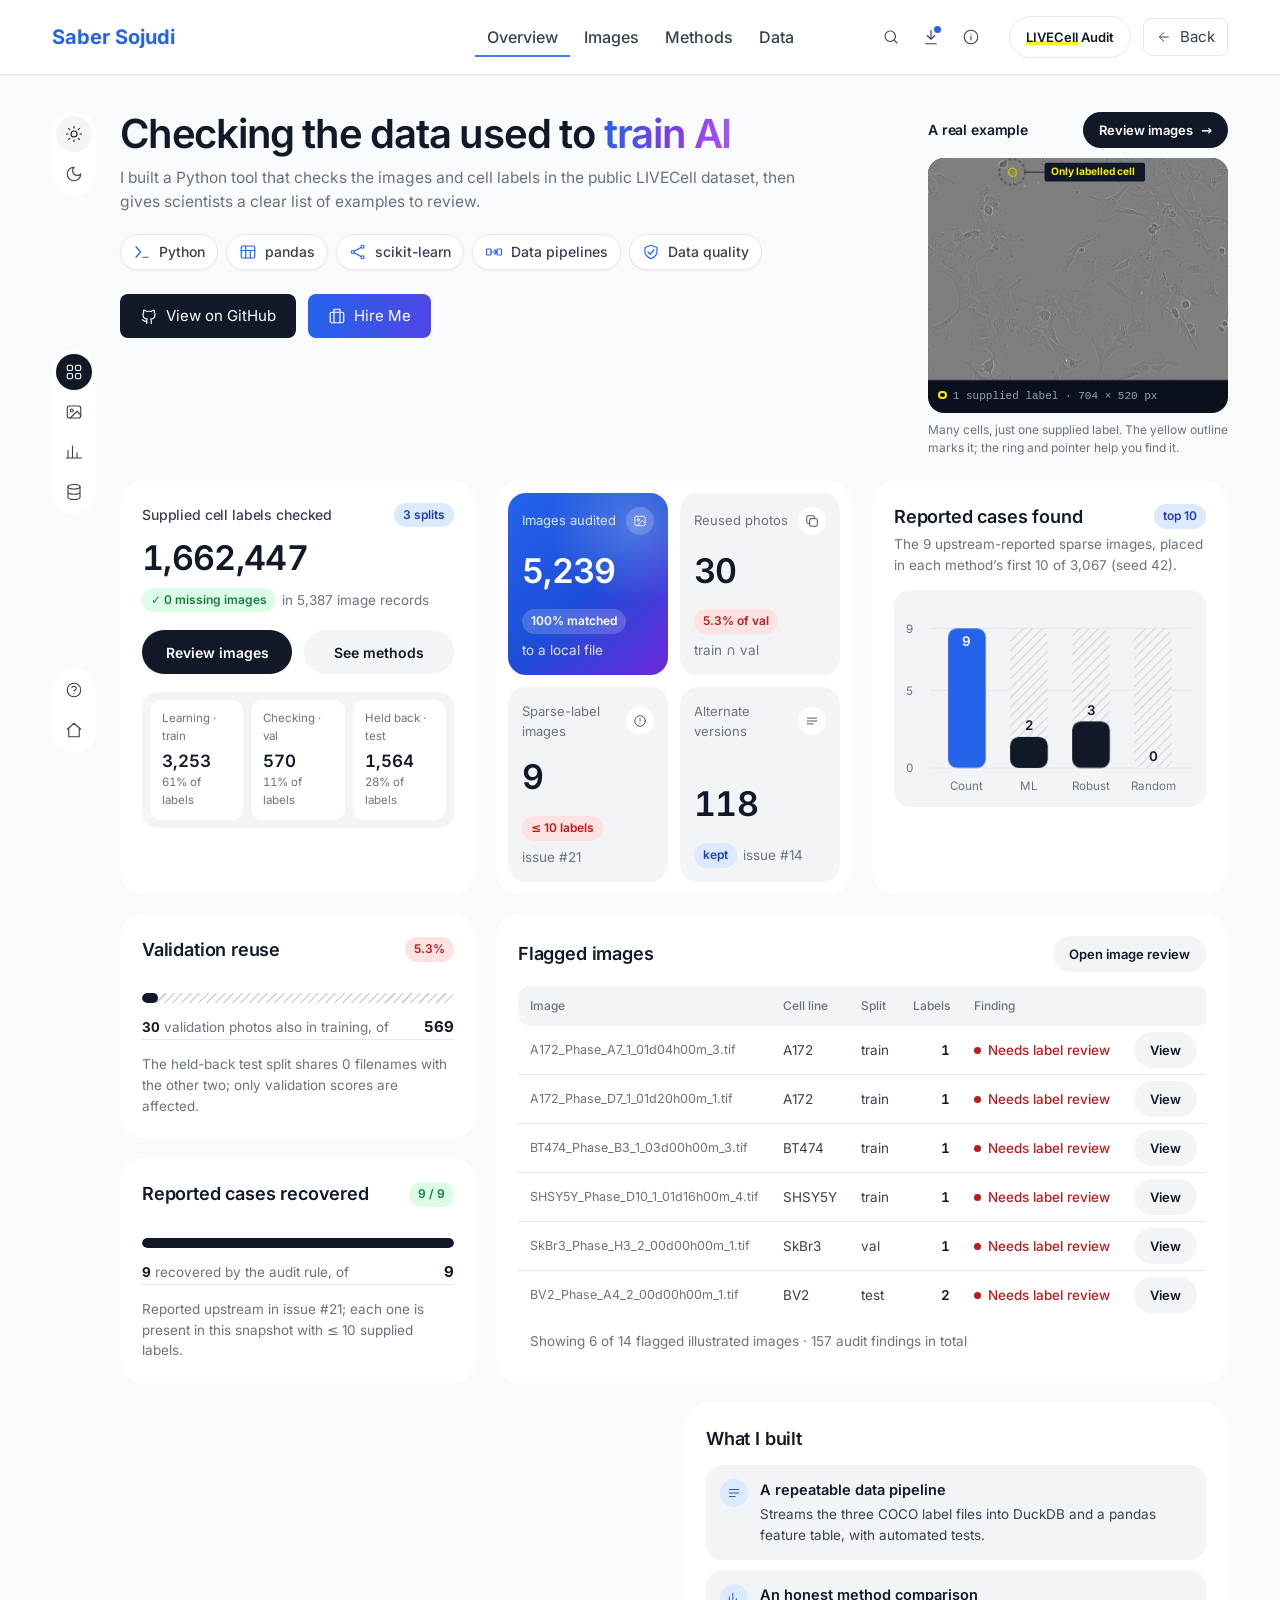
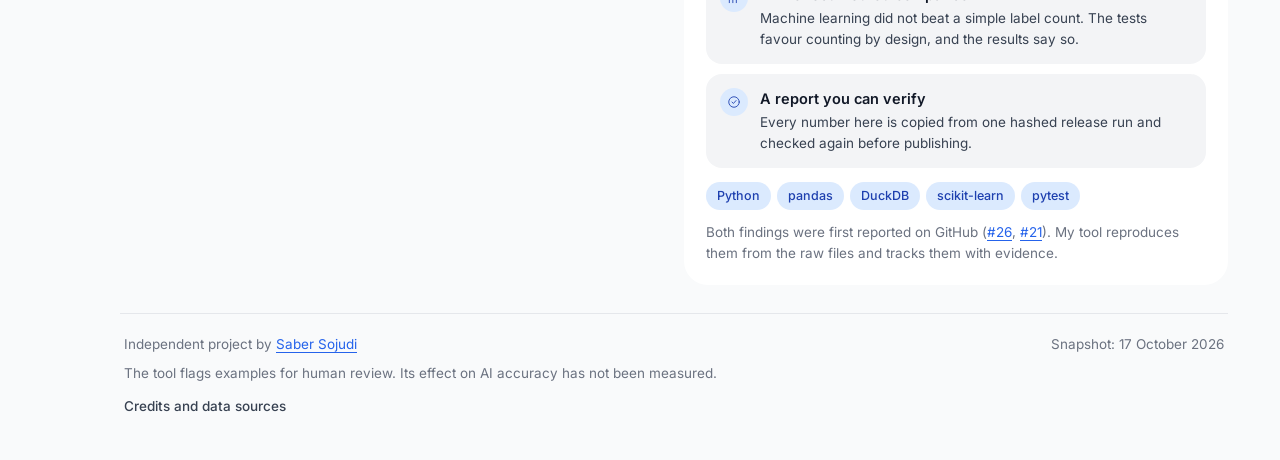
<file: web/review/index.html>
<!doctype html>
<html lang="en" data-theme="light">
<head>
<meta charset="utf-8">
<link rel="icon" href="data:image/svg+xml,%3Csvg%20xmlns%3D%22http%3A%2F%2Fwww.w3.org%2F2000%2Fsvg%22%20viewBox%3D%220%200%2032%2032%22%3E%3Crect%20width%3D%2232%22%20height%3D%2232%22%20rx%3D%228%22%20fill%3D%22%232563eb%22%2F%3E%3Ctext%20x%3D%2216%22%20y%3D%2223%22%20text-anchor%3D%22middle%22%20font-family%3D%22sans-serif%22%20font-size%3D%2224%22%20font-weight%3D%22700%22%20fill%3D%22white%22%3ES%3C%2Ftext%3E%3C%2Fsvg%3E">
<meta name="viewport" content="width=device-width,initial-scale=1,viewport-fit=cover">
<meta name="description" content="Saber Sojudi built a Python pipeline to check LIVECell images and labels, flag reused images and present clear evidence for scientific review.">
<title>LIVECell Audit — a data science project by Saber Sojudi</title>
<link rel="stylesheet" href="assets/review.css">
</head>
<body>
<a class="skip" href="#main">Skip to the dashboard</a>
<header class="topbar">
  <div class="topbar-inner">
  <a href="https://sabersojudi.com/" class="portfolio-brand">Saber Sojudi</a>
  <nav id="project-tabs" class="pill nav project-tabs" aria-label="Dashboard sections">
    <a id="tab-overview" href="#overview" data-tab="overview">Overview</a>
    <a id="tab-try-it" href="#try-it" data-tab="try-it">Images</a>
    <a id="tab-results" href="#results" data-tab="results">Methods</a>
    <a id="tab-data" href="#data" data-tab="data">Data</a>
  </nav>
  <div class="topbar-right">
    <div class="pill actions">
      <a class="icon-btn" href="#rankings" aria-label="Search the full rankings" title="Search the rankings"><svg viewBox="0 0 24 24" aria-hidden="true"><circle cx="11" cy="11" r="7"/><path d="m20 20-3.5-3.5"/></svg></a>
      <a class="icon-btn dot" href="#downloads" aria-label="Download the evidence" title="Downloads"><svg viewBox="0 0 24 24" aria-hidden="true"><path d="M12 3v12M7 10l5 5 5-5M5 21h14"/></svg></a>
      <a class="icon-btn" href="#technical" aria-label="Technical details and sources" title="Sources"><svg viewBox="0 0 24 24" aria-hidden="true"><circle cx="12" cy="12" r="9"/><path d="M12 8h.01M12 11v5"/></svg></a>
    </div>
    <a href="#overview" class="pill logo" aria-label="LIVECell Audit, overview" title="Independent project using the public LIVECell dataset">
      <span class="wordmark"><span class="highlight">LIVECell</span> Audit</span>
    </a>
    <a class="portfolio-back" href="https://sabersojudi.com/" title="Back to main page">
      <svg viewBox="0 0 24 24" aria-hidden="true"><path d="m12 5-7 7 7 7M5 12h14"/></svg><span>Back</span>
    </a>
  </div>
  </div>
</header>

<div class="shell">
<div class="body">
<aside class="rail" aria-label="Quick navigation">
  <div class="group" role="group" aria-label="Appearance">
    <button class="icon-btn" type="button" data-theme-set="light" aria-label="Light appearance" title="Light"><svg viewBox="0 0 24 24" aria-hidden="true"><circle cx="12" cy="12" r="4"/><path d="M12 2v2M12 20v2M4.9 4.9l1.4 1.4M17.7 17.7l1.4 1.4M2 12h2M20 12h2M4.9 19.1l1.4-1.4M17.7 6.3l1.4-1.4"/></svg></button>
    <button class="icon-btn" type="button" data-theme-set="dark" aria-label="Dark appearance" title="Dark"><svg viewBox="0 0 24 24" aria-hidden="true"><path d="M12 3a6 6 0 0 0 9 9 9 9 0 1 1-9-9Z"/></svg></button>
  </div>
  <nav class="group main" aria-label="Sections">
    <a class="icon-btn" href="#overview" data-rail="overview" aria-label="Overview" title="Overview"><svg viewBox="0 0 24 24" aria-hidden="true"><rect x="3" y="3" width="7" height="7" rx="2"/><rect x="14" y="3" width="7" height="7" rx="2"/><rect x="3" y="14" width="7" height="7" rx="2"/><rect x="14" y="14" width="7" height="7" rx="2"/></svg></a>
    <a class="icon-btn" href="#try-it" data-rail="try-it" aria-label="Image review" title="Images"><svg viewBox="0 0 24 24" aria-hidden="true"><rect x="3" y="4" width="18" height="16" rx="3"/><circle cx="9" cy="10" r="2"/><path d="m21 16-5-5-9 9"/></svg></a>
    <a class="icon-btn" href="#results" data-rail="results" aria-label="Method comparison" title="Methods"><svg viewBox="0 0 24 24" aria-hidden="true"><path d="M4 20V10M10 20V4M16 20v-7M22 20H2"/></svg></a>
    <a class="icon-btn" href="#data" data-rail="data" aria-label="Rankings and sources" title="Data"><svg viewBox="0 0 24 24" aria-hidden="true"><ellipse cx="12" cy="5" rx="8" ry="3"/><path d="M4 5v14c0 1.7 3.6 3 8 3s8-1.3 8-3V5M4 12c0 1.7 3.6 3 8 3s8-1.3 8-3"/></svg></a>
  </nav>
  <div class="group" role="group" aria-label="More">
    <a class="icon-btn" href="#glossary" aria-label="Plain-language glossary" title="Glossary"><svg viewBox="0 0 24 24" aria-hidden="true"><circle cx="12" cy="12" r="9"/><path d="M9.1 9a3 3 0 0 1 5.8 1c0 2-3 3-3 3M12 17h.01"/></svg></a>
    <a class="icon-btn" href="https://sabersojudi.com/" aria-label="Back to the portfolio" title="Portfolio"><svg viewBox="0 0 24 24" aria-hidden="true"><path d="M3 11 12 3l9 8M5 9.5V21h14V9.5"/></svg></a>
  </div>
</aside>

<main id="main">
<!-- ============================================================ OVERVIEW -->
<div id="overview" class="project-panel" data-tab-panel="overview">
  <div class="page-head overview-intro" id="start">
    <div>
      <h1 class="reveal" id="page-title">Checking the data used to <span class="gradient-text">train AI</span></h1>
      <p class="sub reveal">I built a Python tool that checks the images and cell labels in the public LIVECell dataset, then gives scientists a clear list of examples to review.</p>
      <ul class="project-skills reveal" aria-label="Skills demonstrated in this project">
        <li title="Python command-line tools for the complete audit and release pipeline"><svg viewBox="0 0 24 24" aria-hidden="true"><path d="m4 5 6 7-6 7M13 19h7"/></svg>Python</li>
        <li title="pandas feature tables and cell-line summaries"><svg viewBox="0 0 24 24" aria-hidden="true"><rect x="3" y="4" width="18" height="16" rx="2"/><path d="M3 10h18M9 4v16M15 10v10"/></svg>pandas</li>
        <li title="Isolation Forest ranking compared with statistical and low-count baselines"><svg viewBox="0 0 24 24" aria-hidden="true"><circle cx="5" cy="12" r="2"/><circle cx="18" cy="5" r="2"/><circle cx="18" cy="19" r="2"/><path d="m7 11 9-5M7 13l9 5"/></svg>scikit-learn</li>
        <li title="Repeatable stages from raw annotation files to a verified report"><svg viewBox="0 0 24 24" aria-hidden="true"><rect x="2" y="8" width="6" height="8" rx="1"/><rect x="16" y="8" width="6" height="8" rx="1"/><path d="M8 12h8m-3-3 3 3-3 3"/></svg>Data pipelines</li>
        <li title="Checks for missing files, reused images, alternate records and sparse labels"><svg viewBox="0 0 24 24" aria-hidden="true"><path d="m12 3 8 3v6c0 5-8 9-8 9s-8-4-8-9V6l8-3Z"/><path d="m8 12 3 3 5-6"/></svg>Data quality</li>
      </ul>
      <div class="project-actions reveal">
        <a class="btn project-source" href="https://github.com/sabers13/livecell-audit" target="_blank" rel="noopener"><svg viewBox="0 0 24 24" aria-hidden="true"><path d="M9 19c-4 1-4-2-6-2m12 5v-4c0-1-.4-2-1-2 3 0 6-2 6-6 0-1-.4-2-1-3 0-1 0-2-.2-3-2 0-3 1-4 2a13 13 0 0 0-6 0C8 5 7 4 5 4c-.2 1-.2 2 0 3-1 1-1 2-1 3 0 4 3 6 6 6-.6 0-1 1-1 2v4"/></svg>View on GitHub</a>
        <a class="btn project-contact" href="https://sabersojudi.com/#contact"><svg viewBox="0 0 24 24" aria-hidden="true"><rect x="3" y="7" width="18" height="14" rx="2"/><path d="M8 7V3h8v4M8 7v14M16 7v14"/></svg>Hire Me</a>
      </div>
    </div>
    <section class="hero-example reveal" aria-labelledby="ov-example-title">
      <div class="card-h"><h2 id="ov-example-title">A real example</h2><a class="btn btn-small btn-primary" href="#try-it">Review images <span aria-hidden="true">→</span></a></div>
      <figure class="first-example">
        <div class="specimen" id="intro-specimen">
          <div class="image-overlay">
            <img src="assets/guided-sparse.png" alt="A real LIVECell microscope image with many visible cells. Only one cell has a supplied label, outlined in yellow." width="704" height="520">
            <svg id="intro-overlay" viewBox="0 0 704 520" role="img" aria-label="The one supplied cell label, with a ring and pointer to help locate it.">
              <title>The one supplied cell label</title>
              <polygon class="mark" points="205.72,26.6 200.22,22.93 192.88,23.84 189.21,28.43 187.38,34.85 192.88,41.27 197.47,43.1 202.05,43.1 203.89,43.1 207.56,38.52 207.56,33.02" fill="#ffed00" fill-opacity=".22" stroke="#ffed00" stroke-width="2.4"/>
              <circle class="locator-ring" cx="198" cy="33" r="28" fill="none" stroke="#0f172a" stroke-opacity=".55" stroke-width="3" stroke-dasharray="7 5"/>
              <path class="locator-line" d="M226 33H275" stroke="#0f172a" stroke-width="2"/>
              <g class="locator-callout"><rect x="275" y="10" width="236" height="44" rx="6" fill="#0f172a"/><text x="289" y="40" fill="#ffed00" font-size="24">Only labelled cell</text></g>
            </svg>
          </div>
          <p class="readout"><span class="sr-only" id="intro-readout-file">A172_Phase_A7_1_01d04h00m_3.tif</span><span class="readout-muted"><span class="legend-swatch" aria-hidden="true"></span><span id="intro-readout-count">1 supplied label</span> · 704 × 520 px</span></p>
        </div>
        <figcaption>Many cells, just one supplied label. The yellow outline marks it; the ring and pointer help you find it.</figcaption>
      </figure>
    </section>
  </div>

  <div class="grid">
    <section class="card c4 reveal" aria-labelledby="ov-labels-title">
      <div class="card-h"><h2 id="ov-labels-title" class="card-kicker">Supplied cell labels checked</h2><span class="chip neutral">3 splits</span></div>
      <p class="big num" id="ov-labels" data-count="1662447">1,662,447</p>
      <p class="chip-line"><span class="chip up" id="ov-files-chip">✓ 0 missing images</span> <span class="muted" id="ov-labels-note">in 5,387 image records</span></p>
      <div class="row2">
        <a class="btn btn-primary" href="#try-it">Review images</a>
        <a class="btn btn-secondary" href="#results">See methods</a>
      </div>
      <div class="inset split-tiles" id="ov-splits" role="list" aria-label="Image records per split"></div>
    </section>

    <section class="card c4 kpis-card reveal" aria-label="Key indicators">
      <div class="kpis">
        <div class="tile hero">
          <div class="top">Images audited<span class="ico" aria-hidden="true"><svg viewBox="0 0 24 24"><rect x="3" y="4" width="18" height="16" rx="3"/><circle cx="9" cy="10" r="2"/><path d="m21 16-5-5-9 9"/></svg></span></div>
          <p class="kpi-val num"><span id="intro-coverage" data-count="5239">5,239</span></p>
          <p class="chip-line"><span class="chip" id="kpi-coverage-chip">100% matched</span> <span class="muted">to a local file</span></p>
        </div>
        <div class="tile">
          <div class="top">Reused photos<span class="ico" aria-hidden="true"><svg viewBox="0 0 24 24"><rect x="8" y="8" width="13" height="13" rx="2"/><path d="M16 8V5a2 2 0 0 0-2-2H5a2 2 0 0 0-2 2v9a2 2 0 0 0 2 2h3"/></svg></span></div>
          <p class="kpi-val num"><span id="intro-overlap" data-count="30">30</span></p>
          <p class="chip-line"><span class="chip down" id="kpi-overlap-chip">5.3% of val</span> <span class="muted">train ∩ val</span></p>
        </div>
        <div class="tile">
          <div class="top">Sparse-label images<span class="ico" aria-hidden="true"><svg viewBox="0 0 24 24"><circle cx="12" cy="12" r="9"/><path d="M12 8v4M12 16h.01"/></svg></span></div>
          <p class="kpi-val num"><span id="intro-sparse" data-count="9">9</span></p>
          <p class="chip-line"><span class="chip down" id="kpi-sparse-chip">≤ 10 labels</span> <span class="muted">issue #21</span></p>
        </div>
        <div class="tile">
          <div class="top">Alternate versions<span class="ico" aria-hidden="true"><svg viewBox="0 0 24 24"><path d="M4 7h16M4 12h16M4 17h10"/></svg></span></div>
          <p class="kpi-val num"><span id="kpi-alternate" data-count="118">118</span></p>
          <p class="chip-line"><span class="chip neutral">kept</span> <span class="muted">issue #14</span></p>
        </div>
      </div>
    </section>

    <section class="card c4 reveal" aria-labelledby="ov-chart-title">
      <div class="card-h tight"><h2 id="ov-chart-title">Reported cases found</h2><span class="chip neutral" id="ov-chart-meta">top 10</span></div>
      <p class="muted card-sub" id="ov-chart-sub">The nine upstream-reported sparse images, placed in each method’s first 10 of 3,067.</p>
      <div class="inset chart" id="ov-chart"></div>
    </section>

    <div class="c4 stack">
      <section class="card reveal" aria-labelledby="ov-leak-title">
        <div class="card-h"><h2 id="ov-leak-title">Validation reuse</h2><span class="chip down" id="ov-leak-chip">5.3%</span></div>
        <div class="bar" id="ov-leak-bar" role="img" aria-label="30 of 569 validation photos also appear in training"><i data-pct="5.3"></i></div>
        <div class="split"><span class="muted"><b class="num" id="ov-leak-n">30</b> validation photos also in training, of</span><b class="num" id="ov-leak-d">569</b></div>
        <p class="muted card-note" id="ov-leak-note">The held-back test split shares 0 filenames with the other two; only validation scores are affected.</p>
      </section>
      <section class="card reveal" aria-labelledby="ov-rec-title">
        <div class="card-h"><h2 id="ov-rec-title">Reported cases recovered</h2><span class="chip up" id="ov-rec-chip">9 / 9</span></div>
        <div class="bar" id="ov-rec-bar" role="img" aria-label="9 of 9 reported sparse-label images recovered"><i data-pct="100"></i></div>
        <div class="split"><span class="muted"><b class="num" id="ov-rec-n">9</b> recovered by the audit rule, of</span><b class="num" id="ov-rec-d">9</b></div>
        <p class="muted card-note" id="ov-rec-note">Reported upstream in issue #21; each one is present in this snapshot with ≤ 10 supplied labels.</p>
      </section>
    </div>

    <section class="card c8 reveal" aria-labelledby="ov-table-title">
      <div class="card-h"><h2 id="ov-table-title">Flagged images</h2><a class="btn btn-small btn-secondary" href="#try-it">Open image review</a></div>
      <div class="table-wrap plain">
        <table id="ov-flagged"><caption class="sr-only">Images flagged by the audit, with their cell line, split, supplied label count and finding.</caption></table>
      </div>
    </section>

    <section id="overview-examples" class="card c6 overview-examples reveal" aria-labelledby="overview-examples-title">
      <div class="card-h"><h2 id="overview-examples-title">Two examples in detail</h2></div>
      <div class="segmented overview-case-switch" role="group" aria-label="Choose an overview example">
        <button type="button" data-overview-case="shared" aria-pressed="true" aria-controls="overview-shared-case">Same image in two groups</button>
        <button type="button" data-overview-case="sparse" aria-pressed="false" aria-controls="overview-sparse-case">Very few labelled cells</button>
      </div>
      <p id="overview-case-status" class="sr-only" role="status" aria-live="polite"></p>
      <article id="overview-shared-case" class="overview-case" aria-label="Same image in two groups">
        <div class="overview-visual"><div class="overview-photo-grid">
          <figure><div class="specimen"><div class="image-overlay">
            <img src="assets/guided-shared.png" alt="Huh7 microscope photo in the training group." width="704" height="520">
            <img class="label-layer" src="previews/guided_train_795492.labels.png" alt="68 supplied training labels." width="704" height="520">
          </div></div><figcaption>Training · 68 labels</figcaption></figure>
          <figure><div class="specimen"><div class="image-overlay">
            <img src="assets/guided-shared.png" alt="The same Huh7 photo in the validation group." width="704" height="520">
            <img class="label-layer" src="previews/guided_val_1037410.labels.png" alt="83 supplied validation labels." width="704" height="520">
          </div></div><figcaption>Validation · 83 labels</figcaption></figure>
        </div></div>
        <p><strong>30 photos appear in both groups.</strong> The same photo has different versions of its labels. Familiar examples can make evaluation less reliable.</p>
      </article>
      <article id="overview-sparse-case" class="overview-case" aria-label="Very few labelled cells" hidden>
        <div class="overview-visual"><figure class="overview-single-photo"><div class="specimen"><div class="image-overlay">
          <img src="assets/guided-sparse.png" alt="Many visible A172 cells, with only one supplied cell label." width="704" height="520">
          <svg id="overview-sparse-overlay" viewBox="0 0 704 520" role="img" aria-label="The one supplied label in yellow, with a ring and pointer to locate it."></svg>
        </div></div><figcaption>Many cells · 1 supplied label</figcaption></figure></div>
        <p><strong>9 reported images have ten or fewer labels.</strong> Review them before using them as training examples; a low count alone does not prove an error.</p>
      </article>
      <a class="btn btn-small btn-secondary" id="overview-case-detail" href="#case-studies">Explore this example <span aria-hidden="true">→</span></a>
    </section>

    <section id="work" class="card c6 reveal" aria-labelledby="work-title">
      <div class="card-h"><h2 id="work-title">What I built</h2></div>
      <ul class="work-list">
        <li class="inset"><span class="ico" aria-hidden="true"><svg viewBox="0 0 24 24"><path d="M4 6h16M4 12h16M4 18h10"/></svg></span><span><strong>A repeatable data pipeline</strong><span>Streams the three COCO label files into DuckDB and a pandas feature table, with automated tests.</span></span></li>
        <li class="inset"><span class="ico" aria-hidden="true"><svg viewBox="0 0 24 24"><path d="M4 20V10M10 20V4M16 20v-7"/></svg></span><span><strong>An honest method comparison</strong><span>Machine learning did not beat a simple label count. The tests favour counting by design, and the results say so.</span></span></li>
        <li class="inset"><span class="ico" aria-hidden="true"><svg viewBox="0 0 24 24"><circle cx="12" cy="12" r="9"/><path d="m8.5 12 2.5 2.5 4.5-5"/></svg></span><span><strong>A report you can verify</strong><span>Every number here is copied from one hashed release run and checked again before publishing.</span></span></li>
      </ul>
      <p class="skills" aria-label="Skills used"><span>Python</span><span>pandas</span><span>DuckDB</span><span>scikit-learn</span><span>pytest</span></p>
      <p class="muted">Both findings were first reported on GitHub (<a href="https://github.com/sartorius-research/LIVECell/issues/26" target="_blank" rel="noopener">#26</a>, <a href="https://github.com/sartorius-research/LIVECell/issues/21" target="_blank" rel="noopener">#21</a>). My tool reproduces them from the raw files and tracks them with evidence.</p>
    </section>
  </div>
</div>

<!-- ============================================================== IMAGES -->
<div id="try-it" class="project-panel" data-tab-panel="try-it">
  <div class="page-head">
    <div>
      <h1 class="reveal" id="browse-title">Image review</h1>
      <p class="sub reveal">Pick an image and show or hide its cell labels. Flagged images come first, then comparison images.</p>
    </div>
  </div>
  <div class="grid">
    <section id="browse" class="card c12 try-review reveal" aria-labelledby="browse-title">
      <div class="try-controls" role="group" aria-label="Try reviewing an image">
        <div class="control">
          <label for="try-example">Choose an image</label>
          <select id="try-example"></select>
        </div>
        <button id="try-next" class="btn btn-primary" type="button">Next image <span class="arrow" aria-hidden="true">→</span></button>
        <label class="check-label"><input id="browse-overlay" class="switch" type="checkbox" role="switch" checked> Show cell labels</label>
      </div>
      <p id="try-progress" class="count" role="status" aria-live="polite"></p>
      <article id="detail" class="detail" aria-live="polite" aria-labelledby="detail-title">
        <h3 id="detail-title">Select an example</h3>
        <p>Choose an example from the list above to see its image, evidence and recommended review action.</p>
      </article>

      <details id="browse-filters" class="details">
        <summary>Search and filter all examples</summary>
        <div class="content">
          <p class="preview" id="preview-status">Verified dataset snapshot · 17 October 2026</p>
          <p id="browse-intro">Loading the illustrated example selection&hellip;</p>
          <div class="controls" role="group" aria-label="Filter and order the illustrated examples">
            <div class="control">
              <label for="browse-search">Search by filename</label>
              <input id="browse-search" type="search" placeholder="e.g. A172_Phase" autocomplete="off">
            </div>
            <div class="control">
              <label for="browse-finding">Finding type</label>
              <select id="browse-finding"><option value="">All findings</option></select>
            </div>
            <div class="control">
              <label for="browse-cell-line">Cell line</label>
              <select id="browse-cell-line"><option value="">All cell lines</option></select>
            </div>
            <div class="control">
              <label for="browse-split">Split</label>
              <select id="browse-split">
                <option value="">All splits</option>
                <option value="train">train (learning)</option>
                <option value="val">val (checking)</option>
                <option value="test">test (held back)</option>
              </select>
            </div>
            <div class="control">
              <label for="browse-method">Order by method</label>
              <select id="browse-method"></select>
            </div>
            <div class="control">
              <label for="browse-budget">Review budget</label>
              <select id="browse-budget"></select>
            </div>
          </div>
          <p id="browse-count" class="count" role="status" aria-live="polite">Loading&hellip;</p>
          <div class="browse-layout">
            <div class="browse-list" role="group" aria-label="Illustrated examples, as a list of buttons" id="browse-list"></div>
            <div class="browse-pager">
              <button id="browse-prev" class="btn btn-small btn-secondary" type="button">Previous</button>
              <span id="browse-page" class="page-label">Page 1 of 1</span>
              <button id="browse-next" class="btn btn-small btn-secondary" type="button">Next</button>
            </div>
          </div>
        </div>
      </details>
    </section>


    <section id="case-studies" class="card c12 reveal" aria-labelledby="examples-title">
      <div class="card-h"><h2 id="examples-title">Two examples in detail</h2></div>
      <p class="muted card-sub">Each one shows what was found, why it matters, what is uncertain, and what a person should do next.</p>
      <div class="segmented" role="group" aria-label="Choose a finding to explore">
        <button id="guided-shared-button" type="button" aria-pressed="true" aria-controls="guided-shared-panel">Same image in two groups<span id="guided-shared-selected" class="sr-only">, viewing</span></button>
        <button id="guided-sparse-button" type="button" aria-pressed="false" aria-controls="guided-sparse-panel">Very few labelled cells<span id="guided-sparse-selected" class="sr-only" hidden>, viewing</span></button>
      </div>
      <p id="guided-status" class="sr-only" role="status" aria-live="polite"></p>

      <article id="guided-shared-panel" aria-labelledby="guided-shared-title">
        <div class="finding-head">
          <span class="chip down">Confirmed overlap</span>
          <h3 id="guided-shared-title">30 image filenames appear in both the learning and the checking groups</h3>
          <p>A fair check should use images the model has not already learned from.</p>
        </div>
        <div class="photo-pair">
          <figure class="photo-panel">
            <div class="specimen"><div class="image-overlay">
              <img src="assets/guided-shared.png" alt="A Huh7 cell image from the learning group." width="704" height="520">
              <img id="guided-train-labels" class="label-layer" alt="" width="704" height="520" hidden>
            </div><p class="readout"><span>Learning group</span><span class="readout-muted" id="guided-train-readout">training split</span></p></div>
            <figcaption class="caption"><strong>Images the model learns from</strong><span>Researchers call this the training split.</span></figcaption>
          </figure>
          <figure class="photo-panel">
            <div class="specimen"><div class="image-overlay">
              <img src="assets/guided-shared.png" alt="The same Huh7 cell image, from the checking group." width="704" height="520">
              <img id="guided-val-labels" class="label-layer" alt="" width="704" height="520" hidden>
            </div><p class="readout"><span>Checking group</span><span class="readout-muted" id="guided-val-readout">validation split</span></p></div>
            <figcaption class="caption"><strong>Images used to check its progress</strong><span>Researchers call this the validation split.</span></figcaption>
          </figure>
        </div>
        <p class="same-note">These are the same source image. It appears in both groups, each time with a different version of its cell labels.</p>
        <div class="explanation">
          <div class="inset"><h4>Why it matters</h4><p>Think of checking a student with a question they already practised. Familiar examples can make the result look better than it would on new ones.</p></div>
          <div class="inset"><h4>What needs attention</h4><p>Keep each source image in one group for this evaluation protocol, and record how the groups were chosen. Preserve the original data so the change can be checked.</p></div>
        </div>
        <p class="boundary">This overlap is called <strong>data leakage</strong>. It affects validation scores; the separate final test group had no overlapping filenames with either group. The dataset authors annotated some images twice and kept both versions (<a href="https://github.com/sartorius-research/LIVECell/issues/14" target="_blank" rel="noopener">issue #14</a>); here the two versions ended up in different groups. This project has not measured the effect on a model&rsquo;s results.</p>
        <details class="details">
          <summary>View the evidence behind this example</summary>
          <div class="content">
            <p id="guided-shared-evidence">Loading the audit record&hellip;</p>
            <p id="guided-shared-boundary"></p>
            <p><a href="downloads/audit-findings.json" download>Download the 157 audit findings</a> · <a href="https://github.com/sartorius-research/LIVECell/issues/26" target="_blank" rel="noopener">Read the original upstream report</a></p>
          </div>
        </details>
      </article>

      <article id="guided-sparse-panel" aria-labelledby="guided-sparse-title" hidden>
        <div class="finding-head">
          <span class="chip down">Needs label review</span>
          <h3 id="guided-sparse-title">Many cells are visible, but the file labels just one</h3>
          <p>The photo and its labels should tell the same story. Here, most visible cells have no supplied label.</p>
        </div>
        <div class="annotation-layout">
          <div>
            <figure>
              <div class="specimen"><div class="image-overlay">
                <img src="assets/guided-sparse.png" alt="A microscope image of an A172 culture with many visible cells. The supplied label outlines only one small cell near the top left." width="704" height="520">
                <svg id="sparse-overlay" viewBox="0 0 704 520" role="img" aria-label="The supplied cell label is outlined in yellow. A ring and pointer are viewing aids that help locate it.">
                  <title>The one supplied cell label</title>
                </svg>
              </div></div>
              <figcaption>The yellow outline is the actual supplied cell label. The ring, line and tag are viewing aids added for this page; nothing here is a cell boundary detected by this project.</figcaption>
            </figure>
            <div class="image-controls">
              <label class="check-label"><input id="show-sparse-label" class="switch" type="checkbox" role="switch" checked aria-controls="sparse-overlay" aria-describedby="sparse-overlay-status">Show the existing cell label</label>
              <p id="sparse-overlay-status" class="control-status" role="status" aria-live="polite">Showing the one labelled cell.</p>
            </div>
          </div>
          <aside class="meaning inset" aria-label="What this finding means">
            <div class="callout-number num" id="sparse-count-callout">1 labelled cell</div>
            <p id="sparse-meaning">In this image, the label file gives the model only one cell example.</p>
            <h4>Why it matters</h4>
            <p>Incomplete labels can give a model unreliable examples of what is and is not a cell.</p>
            <h4>What needs attention</h4>
            <p id="sparse-action">Review the labels before using this image.</p>
          </aside>
        </div>
        <p class="boundary">Nine previously reported images have ten or fewer labelled cells. Each needs review; a low count alone does not prove an error.</p>
        <details class="details">
          <summary>View the evidence behind this example</summary>
          <div class="content">
            <p id="guided-sparse-evidence">Loading the audit record&hellip;</p>
            <p id="guided-sparse-boundary"></p>
            <p><a href="downloads/known-cases.json" download>Download the known-case regression record</a> · <a href="https://github.com/sartorius-research/LIVECell/issues/21" target="_blank" rel="noopener">Read the original report and author response</a></p>
          </div>
        </details>
      </article>
    </section>
  </div>
</div>

<!-- ============================================================= METHODS -->
<div id="results" class="project-panel" data-tab-panel="results">
  <div class="page-head">
    <div>
      <h1 class="reveal" id="compare-title">Does machine learning help?</h1>
      <p class="sub reveal">Four ordering methods compared at the same review budget. Both tests are defined by label count, so they favour the simple counting rule by design.</p>
    </div>
  </div>
  <div class="grid">
    <section class="card c12 kpis-card reveal" aria-label="Method indicators">
      <div class="kpis four" id="methods-kpis"></div>
    </section>

    <section class="card c5 reveal" aria-labelledby="bars-title">
      <div class="card-h"><h2 id="bars-title">Reported cases inside the budget</h2></div>
      <div class="budget-row">
        <span class="control-label" id="budget-label">Review budget</span>
        <div class="segmented" role="group" aria-labelledby="budget-label" id="compare-budget-group"></div>
      </div>
      <div class="inset method-bars" id="compare-bars"></div>
      <p class="count" id="compare-budget-note"></p>
    </section>

    <section class="card c7 reveal" aria-labelledby="auc-title">
      <div class="card-h"><h2 id="auc-title">Simulated label loss</h2><span class="chip neutral">simulation</span></div>
      <p class="muted card-sub">ROC AUC when labels are removed on purpose; 0.5 is chance. Mean over seeds 7, 42 and 101.</p>
      <div class="inset method-bars" id="compare-auc"></div>
    </section>

    <section id="compare" class="card c12 reveal" aria-labelledby="compare-known-title">
      <p class="headline" id="compare-headline">Loading the measured comparison&hellip;</p>
      <h3 class="spacer-top" id="compare-known-title">Known-case regression: the nine upstream-reported sparse-label images</h3>
      <p id="compare-known-intro" class="muted"></p>
      <div class="table-wrap">
        <table id="compare-known-table"><caption>How many of the nine reported cases each method placed inside the budget. Denominator is nine, not every mislabelled image in the dataset.</caption></table>
      </div>
      <h3 class="spacer-top">Simulated annotation loss: what each method does when labels are removed on purpose</h3>
      <p id="compare-synthetic-intro" class="muted"></p>
      <div class="table-wrap">
        <table id="compare-synthetic-table"><caption>Precision@K and ROC AUC measured on a deliberate structured removal scenario. These are simulation numbers, not real-world error precision.</caption></table>
      </div>
      <h3 class="spacer-top">Where each reported image ranked</h3>
      <div class="table-wrap">
        <table id="compare-cases-table"><caption>Rank within the 3,067-row review pool at the default seed. Lower is a higher review priority.</caption></table>
      </div>
      <h3 class="spacer-top">The two pools, named explicitly</h3>
      <div class="table-wrap">
        <table id="compare-pools-table"></table>
      </div>
    </section>

    <section class="card c6 reveal" aria-labelledby="won-title">
      <div class="card-h"><h2 id="won-title">What won</h2><span class="chip up">count rule</span></div>
      <p id="compare-won"></p>
    </section>
    <section class="card c6 reveal" aria-labelledby="lost-title">
      <div class="card-h"><h2 id="lost-title">What lost</h2><span class="chip down">Isolation Forest</span></div>
      <p id="compare-lost"></p>
    </section>
    <section class="card c12 reveal" aria-labelledby="limits-title">
      <div class="card-h"><h2 id="limits-title">How to read these numbers</h2></div>
      <p class="boundary" id="compare-limits"></p>
      <ul id="compare-notes" class="notes"></ul>
      <p class="links"><a href="downloads/evaluation-summary.json" download>Evaluation summary</a> · <a href="downloads/known-cases.json" download>Known-case record</a> · <a href="downloads/model-card.json" download>Model card</a></p>
    </section>
  </div>
</div>

<!-- ================================================================ DATA -->
<div id="data" class="project-panel" data-tab-panel="data">
  <div class="page-head">
    <div>
      <h1 class="reveal" id="data-title">Data and sources</h1>
      <p class="sub reveal">Every review-pool candidate, the evidence files, and how this dashboard was built.</p>
    </div>
  </div>
  <div class="grid">
    <section class="card c12 kpis-card reveal" aria-label="Data indicators">
      <div class="kpis four" id="data-kpis"></div>
    </section>

    <section id="rankings" class="card c12 reveal" aria-labelledby="rankings-title">
      <div class="card-h"><h2 id="rankings-title">Full rankings</h2></div>
      <p class="muted card-sub" id="rankings-intro">Loading the complete ranking table&hellip;</p>
      <div class="controls" role="group" aria-label="Filter and order the full ranking table">
        <div class="control">
          <label for="rankings-search">Search by filename</label>
          <input id="rankings-search" type="search" placeholder="e.g. BV2_Phase" autocomplete="off">
        </div>
        <div class="control">
          <label for="rankings-cell-line">Cell line</label>
          <select id="rankings-cell-line"><option value="">All cell lines</option></select>
        </div>
        <div class="control">
          <label for="rankings-split">Split</label>
          <select id="rankings-split">
            <option value="">All splits</option>
            <option value="train">train (learning)</option>
            <option value="val">val (checking)</option>
            <option value="test">test (held back)</option>
          </select>
        </div>
        <div class="control">
          <label for="rankings-order">Order by</label>
          <select id="rankings-order"></select>
        </div>
        <div class="control check-control">
          <input id="rankings-known" type="checkbox">
          <label for="rankings-known">Only the nine reported cases</label>
        </div>
      </div>
      <p id="rankings-count" class="count" role="status" aria-live="polite">Loading&hellip;</p>
      <div class="table-wrap">
        <table id="rankings-table">
          <caption id="rankings-caption">Full ranking table over the review pool.</caption>
        </table>
      </div>
      <div class="browse-pager">
        <button id="rankings-prev" class="btn btn-small btn-secondary" type="button">Previous</button>
        <span id="rankings-page" class="page-label">Page 1 of 1</span>
        <button id="rankings-next" class="btn btn-small btn-secondary" type="button">Next</button>
      </div>
    </section>

    <section id="downloads" class="card c5 reveal" aria-labelledby="downloads-title">
      <div class="card-h"><h2 id="downloads-title">Download the evidence</h2></div>
      <ul class="downloads">
        <li><a href="downloads/ranking-pool.csv" download>ranking-pool.csv</a><span>all 3,067 pool rows with every method&rsquo;s rank and priority (unit notes in the file header)</span></li>
        <li><a href="downloads/ranking-summary.json" download>ranking-summary.json</a><span>ranking stage counts, protocol and source hashes</span></li>
        <li><a href="downloads/model-card.json" download>model-card.json</a><span>the frozen model configuration, feature selection and limitations</span></li>
        <li><a href="downloads/evaluation-summary.json" download>evaluation-summary.json</a><span>the measured comparison on both pools</span></li>
        <li><a href="downloads/known-cases.json" download>known-cases.json</a><span>the nine-case regression record with per-case ranks</span></li>
        <li><a href="downloads/review-sample.json" download>review-sample.json</a><span>the frozen 100-record review sample, with blank judgment fields</span></li>
        <li><a href="downloads/audit-findings.json" download>audit-findings.json</a><span>all 157 audit findings with their evidence</span></li>
        <li><a href="downloads/RANKING-README.txt">RANKING-README.txt</a><span>units and reading notes for the downloads</span></li>
        <li><a href="THIRD_PARTY_NOTICES.txt">THIRD_PARTY_NOTICES.txt</a><span>image, annotation, font and software attribution</span></li>
      </ul>
    </section>

    <section id="technical" class="card c7 reveal" aria-labelledby="technical-title">
      <div class="card-h"><h2 id="technical-title">Technical details</h2></div>
      <div class="source-summary" aria-labelledby="sources-title">
        <h3 id="sources-title" class="sr-only">Sources and checks</h3>
        <dl class="source-facts">
          <div class="inset"><dt>Annotation files</dt><dd id="source-file-count" class="num">3</dd></div>
          <div class="inset"><dt>Image previews</dt><dd id="source-preview-count" class="num">39</dd></div>
          <div class="inset"><dt>Snapshot</dt><dd>17 Oct 2026</dd></div>
        </dl>
        <p class="muted">The report, rankings and image previews use the same recorded dataset snapshot.</p>
      </div>
      <details id="source-register" class="details source-register">
        <summary>File list and full checksums</summary>
        <div class="content">
          <div class="source-register-scroll" tabindex="0" role="region" aria-label="Full source file list and checksums">
            <div class="table-wrap">
              <table id="provenance-table"><caption>Every verified file behind this site, with its size and SHA-256.</caption></table>
            </div>
            <h3 class="spacer-top">Source annotation files</h3>
            <div class="table-wrap">
              <table id="source-table"><caption>The three COCO files, as recorded by the audit and matched by the ranking provenance.</caption></table>
            </div>
            <p id="hash-chain"></p>
          </div>
        </div>
      </details>
      <details class="details">
        <summary>Review status, sampling and limitations</summary>
        <div class="content">
          <p id="review-status"></p>
          <div class="table-wrap">
            <table id="limitations-table"><caption>Published limitations of the ranking and evaluation stages.</caption></table>
          </div>
          <h3 class="spacer-top">The four published review criteria</h3>
          <ol id="review-criteria"></ol>
        </div>
      </details>
      <details class="details">
        <summary>Model and method configuration</summary>
        <div class="content">
          <p id="model-config"></p>
          <div class="table-wrap">
            <table id="partition-table"><caption>Fit / hold-out split per cell line. The hold-out is a practical leakage proxy, not proof of biological independence.</caption></table>
          </div>
        </div>
      </details>
      <details class="details">
        <summary>Plain-language glossary</summary>
        <div class="content">
          <dl id="glossary"></dl>
        </div>
      </details>
      <details class="details">
        <summary>What this website contains, and what it deliberately does not</summary>
        <div class="content">
          <ul id="bundle-notes"></ul>
        </div>
      </details>
    </section>
  </div>
</div>
</main>
</div>

<footer class="site-footer">
  <div class="footer-line">
    <span>Independent project by <a href="https://sabersojudi.com/">Saber Sojudi</a></span>
    <span id="footer-snapshot">Snapshot: 17 October 2026</span>
  </div>
  <p class="review-boundary">The tool flags examples for human review. Its effect on AI accuracy has not been measured.</p>
  <details class="credits-disclosure">
    <summary>Credits and data sources</summary>
    <p id="footer-note">Loading provenance&hellip;</p>
    <p>Original LIVECell images and annotations: Sartorius Corporate Research (Edlund et al., <em>Nature Methods</em> 2021), <a href="https://creativecommons.org/licenses/by-nc/4.0/" target="_blank" rel="noopener">CC BY-NC 4.0</a>. The display images were converted from TIFF to PNG. Yellow outlines are supplied annotations; circles and pointers are viewing aids. This independent project is not affiliated with or endorsed by Sartorius. <a href="THIRD_PARTY_NOTICES.txt">Third-party notices</a>.</p>
    <p>Upstream reports reproduced here: train/validation overlap and duplicate records by <a href="https://github.com/sartorius-research/LIVECell/issues/26" target="_blank" rel="noopener">OasisArtisan (#26)</a>; incomplete annotations by <a href="https://github.com/sartorius-research/LIVECell/issues/21" target="_blank" rel="noopener">ivan-ea (#21)</a>, with a reply from Rickard Sjögren (Sartorius); alternate annotation versions explained by Christoffer Edlund (Sartorius) in <a href="https://github.com/sartorius-research/LIVECell/issues/14" target="_blank" rel="noopener">#14</a>.</p>
  </details>
  <noscript><p>The overview and downloads work without JavaScript. The interactive evidence browser needs JavaScript.</p></noscript>
</footer>
</div>

<script src="data/site-data.js"></script>
<script src="data/rankings.js"></script>
<script src="assets/review.js"></script>
</body>
</html>
</file>
<file: web/review/assets/review.css>
/* LIVECell review website — a pill dashboard in the colours of sabersojudi.com.
   Tokens and rules follow DESIGN.md. Blue (--accent, the portfolio's blue-600)
   marks exactly one hero tile per section and small interface state; label
   yellow (--label) is reserved for supplied cell labels and their legend. */

@font-face {
  font-family: "Inter";
  font-style: normal;
  font-weight: 100 900;
  font-display: swap;
  src: url("fonts/inter-latin-wght-normal.woff2") format("woff2");
}
@font-face {
  font-family: "Inter";
  font-style: italic;
  font-weight: 100 900;
  font-display: swap;
  src: url("fonts/inter-latin-wght-italic.woff2") format("woff2");
}

:root {
  /* surfaces: page → shell → card → inset (Tailwind gray, as on the portfolio) */
  --bg-page: #f9fafb;
  --bg-shell: #f9fafb;
  --bg-card: #ffffff;
  --bg-inset: #f3f4f6;
  --bg-inset-hover: #e9ebef;
  --bg-chip: #f3f4f6;
  /* ink */
  --ink: #111827;
  --ink-2: #374151;
  --ink-muted: #6b7280;
  --ink-faint: #9ca3af;
  --on-ink: #ffffff;
  --hairline: #e5e7eb;
  --header-bg: rgba(255, 255, 255, 0.9);
  --nav-underline: #3b82f6;
  /* accent: the portfolio blue; the gradient ends in its violet */
  --accent: #2563eb;
  --accent-strong: #1d4ed8;
  --accent-violet: #6d28d9;
  --on-accent: #ffffff;
  --accent-soft: #dbeafe;
  --on-accent-soft: #1e40af;
  --link: #2563eb;
  --accent-gradient:
    radial-gradient(120% 90% at 80% 18%, rgba(255, 255, 255, 0.22) 0%, rgba(255, 255, 255, 0) 46%),
    linear-gradient(135deg, var(--accent) 0%, var(--accent-strong) 52%, var(--accent-violet) 100%);
  --text-gradient: linear-gradient(90deg, #2563eb, #7c3aed 55%, #a855f7);
  --on-accent-muted: rgba(255, 255, 255, 0.84);
  --on-accent-glass: rgba(255, 255, 255, 0.18);
  /* semantic chips */
  --success: #15803d;
  --success-soft: #dcfce7;
  --danger: #b91c1c;
  --danger-soft: #fee2e2;
  /* label yellow: supplied cell labels only */
  --label: #ffed00;
  /* the microscope stage stays dark in both themes */
  --stage: #0b111c;
  --stage-text: #cbd5e1;
  --stage-muted: #94a3b8;
  /* hatch */
  --hatch-color: #d1d5db;
  --hatch: repeating-linear-gradient(-45deg, var(--hatch-color) 0 1.5px, transparent 1.5px 6px);

  --r-shell: 32px;
  --r-card: 24px;
  --r-inset: 16px;
  --r-tile: 18px;
  --r-pill: 999px;
  --shell-margin: 24px;
  --shell-pad: 28px;
  --gap: 20px;
  --gap-inner: 12px;
  --card-pad: 22px;
  --rail-w: 44px;
  --topbar-h: 52px;

  --font: "Inter", ui-sans-serif, system-ui, -apple-system, "Segoe UI", sans-serif;
  --font-mono: ui-monospace, SFMono-Regular, Menlo, Consolas, monospace;
  --fs-title: 40px;
  --fs-kpi: 34px;
  --fs-big: 34px;
  --fs-h2: 18px;
  --fs-body: 15px;
  --fs-small: 13.5px;
  --fs-micro: 12px;

  --ease-out: cubic-bezier(0.22, 1, 0.36, 1);
  --ease-inout: cubic-bezier(0.65, 0, 0.35, 1);
  --dur-fast: 160ms;
  --dur: 320ms;
  --dur-enter: 520ms;
  --stagger: 60ms;
  --ring: #2563eb;
  color-scheme: light;
}
:root[data-theme="dark"] {
  --header-bg: rgba(17, 24, 39, 0.9);
  --bg-page: #030712;
  --bg-shell: #0b0f19;
  --bg-card: #111827;
  --bg-inset: #1a2232;
  --bg-inset-hover: #222c3f;
  --bg-chip: #1f2937;
  --ink: #f9fafb;
  --ink-2: #d1d5db;
  --ink-muted: #9ca3af;
  --ink-faint: #4b5563;
  --on-ink: #111827;
  --hairline: #1f2937;
  --accent-soft: rgba(59, 130, 246, 0.18);
  --on-accent-soft: #bfdbfe;
  --link: #60a5fa;
  --text-gradient: linear-gradient(90deg, #60a5fa, #a78bfa 55%, #c084fc);
  --success: #4ade80;
  --success-soft: rgba(34, 197, 94, 0.16);
  --danger: #fca5a5;
  --danger-soft: rgba(239, 68, 68, 0.18);
  --stage: #05080f;
  --hatch-color: #374151;
  --ring: #60a5fa;
  color-scheme: dark;
}

@media (prefers-reduced-motion: reduce) {
  :root { --dur-fast: 0ms; --dur: 0ms; --dur-enter: 1ms; --stagger: 0ms; }
}

/* --- base --------------------------------------------------------------- */
*, *::before, *::after { box-sizing: border-box; }
html { background: var(--bg-page); scroll-padding-top: 112px; -webkit-text-size-adjust: 100%; }
body {
  margin: 0; min-height: 100vh; background: var(--bg-page); color: var(--ink-2);
  font-family: var(--font); font-size: var(--fs-body); line-height: 1.55;
  font-feature-settings: "cv11", "ss01"; -webkit-font-smoothing: antialiased; overflow-wrap: anywhere;
}
button, input, select, textarea { font: inherit; color: inherit; }
button, summary, select, input[type="checkbox"] { cursor: pointer; }
h1, h2, h3, h4, p, figure, dl, dd, dt, ol, ul { margin: 0; }
h1, h2, h3, h4 { color: var(--ink); }
p, li { max-width: 75ch; }
p + p { margin-top: 0.7rem; }
a { color: var(--link); text-underline-offset: 0.2em; text-decoration-thickness: 1px; }
a:hover { text-decoration-thickness: 2px; }
:focus-visible { outline: 2px solid var(--ring); outline-offset: 2px; }
[hidden] { display: none !important; }
.num { font-variant-numeric: tabular-nums; }
.sr-only { position: absolute; width: 1px; height: 1px; padding: 0; margin: -1px; overflow: hidden; clip: rect(0 0 0 0); white-space: nowrap; border: 0; }
.skip { position: absolute; left: -9999px; top: 0; background: var(--bg-card); color: var(--ink); padding: 10px 14px; border-radius: var(--r-pill); z-index: 20; }
.skip:focus { left: 12px; top: 12px; }

/* --- shell -------------------------------------------------------------- */
.shell {
  width: min(1440px, 100% - 2 * var(--shell-margin)); margin: 0 auto;
  padding: 112px var(--shell-pad) var(--shell-pad); background: var(--bg-shell);
  min-height: calc(100vh - 2 * var(--shell-margin));
}
.topbar {
  position: fixed; inset: 0 0 auto; z-index: 15; background: var(--header-bg);
  backdrop-filter: blur(8px); border-bottom: 1px solid var(--hairline);
  box-shadow: 0 1px 2px rgba(0, 0, 0, 0.04);
}
.topbar-inner {
  width: min(1440px, 100%); margin: 0 auto; padding: 16px calc(var(--shell-margin) + var(--shell-pad));
  display: grid; grid-template-columns: 1fr auto 1fr; align-items: center; gap: 24px;
}
.portfolio-brand { color: var(--link); font-size: 20px; font-weight: 700; text-decoration: none; white-space: nowrap; }
.portfolio-back {
  display: inline-flex; align-items: center; justify-content: center; gap: 8px; padding: 6px 12px;
  border: 1px solid var(--hairline); border-radius: 8px; color: var(--ink-2); text-decoration: none; white-space: nowrap;
}
.portfolio-back:hover { background: var(--bg-inset); }
.portfolio-back svg { width: 16px; height: 16px; fill: none; stroke: currentColor; stroke-width: 1.5; }
.topbar .actions, .topbar .nav { background: transparent; }
.topbar .nav { border-radius: 0; height: 40px; padding: 0 4px; }
.topbar .nav a { padding: 8px 12px; font-size: 16px; line-height: 24px; border-radius: 0; }
.topbar .nav a[aria-selected="true"] { color: var(--ink-2); background: transparent; }
.topbar .nav a:hover { color: var(--link); }
.topbar .nav .tab-indicator { top: auto; bottom: 0; height: 2px; border-radius: 0; background: var(--nav-underline); }
.topbar-right { display: flex; align-items: center; gap: 12px; justify-content: flex-end; min-width: 0; }
.body { display: grid; grid-template-columns: var(--rail-w) minmax(0, 1fr); column-gap: 24px; margin-top: 0; }
main { min-width: 0; }

/* --- pills -------------------------------------------------------------- */
.pill { background: var(--bg-card); border-radius: var(--r-pill); height: var(--topbar-h); display: flex; align-items: center; }
.logo { padding: 8px 16px; gap: 14px; width: max-content; height: 42px; font-weight: 600; font-size: 13px; color: var(--ink); text-decoration: none; border: 1px solid var(--hairline); }
.wordmark { white-space: nowrap; }
.wordmark .highlight { box-shadow: inset 0 -0.3em 0 color-mix(in srgb, var(--label) 85%, transparent); }

.nav { position: relative; padding: 4px; gap: 2px; }
.nav a {
  position: relative; z-index: 1; padding: 9px 18px; border-radius: var(--r-pill); font-size: 14px; font-weight: 500;
  color: var(--ink-2); text-decoration: none; white-space: nowrap; transition: color var(--dur) var(--ease-out);
}
.nav a:hover { color: var(--ink); }
.nav a[aria-selected="true"] { color: var(--on-ink); background: var(--ink); }
.nav.has-indicator a[aria-selected="true"] { background: transparent; }
.nav .tab-indicator {
  position: absolute; top: 4px; bottom: 4px; left: 0; border-radius: var(--r-pill); background: var(--ink);
  width: var(--indicator-w, 0); transform: translateX(var(--indicator-x, 0));
}
.nav.is-ready .tab-indicator { transition: transform var(--dur) var(--ease-out), width var(--dur) var(--ease-out); }

.actions { padding: 4px 8px; gap: 4px; }
.topbar .actions { height: 40px; }
.icon-btn {
  width: 36px; height: 36px; border-radius: 50%; border: 0; background: transparent; color: var(--ink-2);
  display: grid; place-items: center; position: relative; text-decoration: none; padding: 0;
  transition: background var(--dur-fast), color var(--dur-fast);
}
.icon-btn:hover { background: var(--bg-inset); color: var(--ink); }
.icon-btn svg, .ico svg, .chev { width: 18px; height: 18px; fill: none; stroke: currentColor; stroke-width: 1.5; stroke-linecap: round; stroke-linejoin: round; }
.dot::after { content: ""; position: absolute; top: 7px; right: 8px; width: 7px; height: 7px; border-radius: 50%; background: var(--accent); box-shadow: 0 0 0 2px var(--bg-card); }
.profile { padding: 8px 14px 8px 8px; gap: 10px; text-decoration: none; color: var(--ink-2); }
.profile:hover .chev { transform: translate(2px, -2px); }
.avatar { width: 36px; height: 36px; border-radius: 50%; background: var(--accent-soft); color: var(--on-accent-soft); display: grid; place-items: center; font-size: 13px; font-weight: 600; flex: none; }
.who b { display: block; font-size: 13px; font-weight: 600; color: var(--ink); line-height: 1.25; }
.who small { display: block; font-size: 11.5px; color: var(--ink-muted); line-height: 1.25; }
.chev { width: 14px; height: 14px; color: var(--ink-muted); transition: transform var(--dur) var(--ease-out); }

/* --- rail --------------------------------------------------------------- */
.rail {
  display: flex; flex-direction: column; justify-content: space-between; gap: 16px;
  position: sticky; top: 112px; height: calc(100vh - 168px); min-height: 380px; max-height: 640px;
}
.rail .group { background: var(--bg-card); border-radius: var(--r-pill); padding: 4px; display: flex; flex-direction: column; gap: 4px; }
.rail .icon-btn[aria-current="page"] { background: var(--ink); color: var(--on-ink); }
.rail .icon-btn[aria-pressed="true"] { background: var(--bg-inset); color: var(--ink); }

/* --- header ------------------------------------------------------------- */
.page-head { display: flex; justify-content: space-between; align-items: flex-end; gap: 24px; margin-bottom: 24px; }
h1 { font-size: var(--fs-title); line-height: 1.1; font-weight: 600; letter-spacing: -0.03em; max-width: 22em; }
.gradient-text { background: var(--text-gradient); -webkit-background-clip: text; background-clip: text; color: transparent; }
.sub { color: var(--ink-muted); margin-top: 10px; font-size: 15.5px; max-width: 70ch; }
.sub a { color: inherit; }
.page-head > div { min-width: 0; }
.project-skills { display: flex; flex-wrap: wrap; gap: 8px; list-style: none; padding: 0; margin: 20px 0 0; max-width: 76ch; }
.project-skills li {
  display: inline-flex; align-items: center; gap: 8px; padding: 6px 12px; max-width: 100%;
  background: var(--bg-card); border: 1px solid var(--hairline); border-radius: var(--r-pill);
  box-shadow: 0 1px 2px rgba(15, 23, 42, 0.05); color: var(--ink-2); font-size: 14px; font-weight: 500;
}
.project-skills svg, .project-actions svg { width: 18px; height: 18px; flex: none; fill: none; stroke: currentColor; stroke-width: 1.6; stroke-linecap: round; stroke-linejoin: round; }
.project-skills svg { color: var(--accent); }
.project-actions { display: flex; flex-wrap: wrap; gap: 12px; margin-top: 24px; }
.project-actions .btn { border-radius: 8px; padding: 0 20px; font-size: 15px; font-weight: 400; }
.project-source { background: var(--ink); color: var(--on-ink); }
.project-contact { background: linear-gradient(90deg, var(--accent), #4f46e5); color: var(--on-accent); }
.project-actions .btn:hover { opacity: 0.9; }

/* --- grid + cards ------------------------------------------------------- */
.grid { display: grid; grid-template-columns: repeat(12, minmax(0, 1fr)); gap: var(--gap); align-items: stretch; }
.c4 { grid-column: span 4; } .c5 { grid-column: span 5; } .c6 { grid-column: span 6; }
.c7 { grid-column: span 7; } .c8 { grid-column: span 8; } .c12 { grid-column: span 12; }
.stack { display: grid; gap: var(--gap); grid-auto-rows: 1fr; }
.stack > .card { display: flex; flex-direction: column; }
.card-note { margin-top: auto; padding-top: 14px; border-top: 1px solid var(--hairline); }
.card { background: var(--bg-card); border-radius: var(--r-card); padding: var(--card-pad); min-width: 0; }
:root[data-theme="dark"] .card { box-shadow: inset 0 0 0 1px rgba(255, 255, 255, 0.04); }
.card-h { display: flex; justify-content: space-between; align-items: center; gap: 12px; margin-bottom: 12px; }
.card-h.tight { margin-bottom: 4px; }
.card-h h2 { font-size: var(--fs-h2); font-weight: 600; letter-spacing: -0.01em; }
.card-h .card-kicker { font-size: 14px; font-weight: 500; color: var(--ink-2); }
.card-sub { margin: 0 0 14px; }
.muted { color: var(--ink-muted); font-size: var(--fs-small); }
.inset { background: var(--bg-inset); border-radius: var(--r-inset); padding: 14px; }
.big { font-size: var(--fs-big); font-weight: 600; letter-spacing: -0.02em; color: var(--ink); line-height: 1.1; margin: 4px 0 10px; }
.kpi-val { font-size: var(--fs-kpi); font-weight: 600; letter-spacing: -0.02em; color: var(--ink); line-height: 1.05; margin: 20px 0 10px; }
.chip-line { display: flex; align-items: center; flex-wrap: wrap; gap: 6px; }
.chip {
  display: inline-flex; align-items: center; gap: 4px; border-radius: var(--r-pill); padding: 3px 9px;
  font-size: 12px; font-weight: 600; white-space: nowrap; background: var(--bg-chip); color: var(--ink);
}
.chip.up { background: var(--success-soft); color: var(--success); }
.chip.down { background: var(--danger-soft); color: var(--danger); }
.chip.neutral { background: var(--accent-soft); color: var(--on-accent-soft); }
.chip.label-chip { background: var(--stage); color: var(--stage-text); }

.row2 { display: grid; grid-template-columns: 1fr 1fr; gap: 12px; margin: 18px 0; }
.btn {
  height: 44px; padding: 0 22px; border-radius: var(--r-pill); border: 0; display: inline-flex; align-items: center;
  justify-content: center; gap: 8px; font: 600 14px var(--font); text-decoration: none; white-space: nowrap;
  transition: transform 120ms, background var(--dur-fast), opacity var(--dur-fast);
}
.btn:active:not(:disabled) { transform: scale(0.97); }
.btn:disabled { opacity: 0.45; cursor: default; }
.btn-primary { background: var(--ink); color: var(--on-ink); }
.btn-primary:hover { opacity: 0.88; }
.btn-secondary { background: var(--bg-inset); color: var(--ink); }
.btn-secondary:hover { background: var(--bg-inset-hover); }
.inset .btn-secondary, .detail .btn-secondary { background: var(--bg-card); }
.btn-small { height: 36px; padding: 0 16px; font-size: 13px; }
.btn .arrow { display: inline-block; transition: transform var(--dur) var(--ease-out); }
.btn:hover .arrow { transform: translateX(3px); }

/* KPI tiles */
.kpis-card { padding: 0; }
.kpis { display: grid; grid-template-columns: 1fr 1fr; gap: var(--gap-inner); padding: 12px; height: 100%; }
.kpis.four { grid-template-columns: repeat(4, minmax(0, 1fr)); }
.tile { background: var(--bg-inset); border-radius: var(--r-tile); padding: 14px; min-height: 132px; min-width: 0; display: flex; flex-direction: column; }
.tile .top { display: flex; justify-content: space-between; align-items: center; gap: 8px; font-size: 13px; color: var(--ink-muted); }
.tile .kpi-val { margin-top: auto; padding-top: 18px; }
.ico { width: 28px; height: 28px; border-radius: 50%; background: var(--bg-card); color: var(--ink-2); display: grid; place-items: center; flex: none; }
.ico svg { width: 14px; height: 14px; }
.hero { background: var(--accent-gradient); color: var(--on-accent); }
.hero .top, .hero .muted { color: var(--on-accent-muted); }
.hero .ico { background: var(--on-accent-glass); color: var(--on-accent); }
.hero .kpi-val { color: var(--on-accent); }
.hero .chip { background: var(--on-accent-glass); color: var(--on-accent); }

/* split tiles inside the labels card */
.split-tiles { display: grid; grid-template-columns: repeat(3, minmax(0, 1fr)); gap: 8px; padding: 8px; }
.split-tile { background: var(--bg-card); border-radius: 12px; padding: 10px 12px; min-width: 0; }
.split-tile .split-name { display: block; font-size: 11.5px; color: var(--ink-muted); }
.split-tile b { display: block; font-size: 17px; font-weight: 600; color: var(--ink); margin-top: 2px; }
.split-tile .split-share { display: block; font-size: 11.5px; color: var(--ink-muted); }

/* progress bars with a hatched remainder */
.bar { height: 10px; border-radius: var(--r-pill); background: var(--hatch); overflow: hidden; margin: 18px 0 12px; }
.bar > i { display: block; height: 100%; width: 0; background: var(--ink); border-radius: inherit; transition: width 900ms var(--ease-out) 200ms; }
.split { display: flex; justify-content: space-between; align-items: baseline; gap: 12px; }
.split b { color: var(--ink); }

/* column chart */
.chart { padding: 14px 12px 8px; }
.chart svg { display: block; width: 100%; height: auto; overflow: visible; }
.chart .hatch-bg { fill: var(--bg-inset); }
.chart .hatch-line { stroke: var(--hatch-color); stroke-width: 2; }
.chart .chart-grid { stroke: var(--hairline); stroke-width: 1; }
.chart .chart-axis { fill: var(--ink-muted); font-size: 10.5px; font-family: var(--font); }
.chart .chart-value { fill: var(--ink); font-size: 12px; font-weight: 600; font-family: var(--font); }
.chart .chart-value.on-bar { fill: var(--on-accent); }
.chart .chart-bar { fill: var(--ink); }
.chart .chart-bar.is-best { fill: var(--accent); }

/* horizontal method bars */
.method-bars { padding: 16px; }
.hbars { list-style: none; padding: 0; display: grid; gap: 14px; }
.hbar { display: grid; grid-template-columns: minmax(0, 11rem) minmax(0, 1fr) 4.2rem; align-items: center; gap: 12px; max-width: none; font-size: 13px; }
.hbar-label { color: var(--ink-2); }
.hbar.is-default .hbar-label { color: var(--ink); font-weight: 600; }
.hbar-track { position: relative; height: 12px; border-radius: var(--r-pill); background: var(--hatch); }
.hbar-track > i { position: absolute; left: 0; top: 0; bottom: 0; border-radius: inherit; background: var(--ink); transition: width 700ms var(--ease-out); }
.hbar.is-default .hbar-track > i { background: var(--accent); }
.hbar-marker { position: absolute; top: -4px; bottom: -4px; width: 2px; margin-left: -1px; background: var(--ink-muted); border-radius: 1px; }
.hbar-value { text-align: right; color: var(--ink); font-weight: 600; }
.budget-row { display: flex; align-items: center; justify-content: space-between; gap: 12px; flex-wrap: wrap; margin-bottom: 14px; }

/* segmented control (budget, guided examples) */
.segmented { display: inline-flex; flex-wrap: wrap; gap: 2px; padding: 4px; background: var(--bg-inset); border-radius: var(--r-pill); }
.segmented button {
  border: 0; background: transparent; color: var(--ink-2); border-radius: var(--r-pill); padding: 8px 16px; min-height: 36px;
  font-size: 13.5px; font-weight: 500; transition: background var(--dur) var(--ease-out), color var(--dur) var(--ease-out);
}
.segmented button:hover { color: var(--ink); }
.segmented button[aria-pressed="true"] { background: var(--ink); color: var(--on-ink); }

/* --- tables ------------------------------------------------------------- */
.table-wrap { position: relative; overflow-x: auto; margin-top: 14px; }
table { width: 100%; border-collapse: separate; border-spacing: 0; font-size: 13.5px; }
caption { text-align: left; caption-side: top; padding: 0 0 10px; font-size: var(--fs-small); color: var(--ink-muted); }
thead th { background: var(--bg-inset); color: var(--ink-muted); font-weight: 500; font-size: 12px; text-align: left; padding: 11px 12px; white-space: nowrap; }
thead th:first-child { border-radius: 12px 0 0 12px; }
thead th:last-child { border-radius: 0 12px 12px 0; }
tbody td, tbody th { padding: 12px; border-bottom: 1px solid var(--hairline); color: var(--ink-2); text-align: left; white-space: nowrap; vertical-align: middle; }
tbody th { font-weight: 600; color: var(--ink); }
tbody tr:last-child td, tbody tr:last-child th { border-bottom: 0; }
tbody tr:hover td, tbody tr:hover th { background: color-mix(in srgb, var(--bg-inset) 55%, transparent); }
td.num, th.num { text-align: right; font-variant-numeric: tabular-nums; }
td.id { color: var(--ink-muted); font-size: 12.5px; }
td.amt { color: var(--ink); font-weight: 600; }
td.hash { white-space: normal; word-break: break-all; font-family: var(--font-mono); font-size: 11.5px; max-width: 300px; }
td.wrap { white-space: normal; max-width: 52ch; }
td.open { text-align: right; padding-block: 6px; }
tfoot td { padding: 12px 12px 0; }
.row-highlight td, .row-highlight th { background: color-mix(in srgb, var(--accent-soft) 55%, transparent); }
.row-highlight th { box-shadow: inset 3px 0 0 var(--accent); }
.status { font-weight: 500; white-space: nowrap; }
.status::before { content: ""; display: inline-block; width: 7px; height: 7px; border-radius: 50%; margin-right: 7px; background: currentColor; vertical-align: 0.05em; }
.status.warn { color: var(--danger); }
.status.neutral { color: var(--on-accent-soft); }

/* --- overview content --------------------------------------------------- */
.first-example figcaption { margin-top: 12px; font-size: var(--fs-small); color: var(--ink-muted); }
.overview-intro { display: grid; grid-template-columns: minmax(0, 1fr) minmax(240px, 300px); align-items: start; gap: 32px; }
.overview-intro .gradient-text { white-space: nowrap; }
.hero-example { min-width: 0; width: 100%; }
.hero-example .card-h { margin-bottom: 10px; gap: 8px; }
.hero-example h2 { font-size: 14px; }
.hero-example .chip { font-size: 11px; }
.hero-example .readout { padding: 8px 10px; font-size: 11px; }
.hero-example figcaption { font-size: 12px; line-height: 1.5; margin-top: 8px; }
.overview-examples { display: flex; flex-direction: column; }
.overview-case-switch { align-self: flex-start; }
.overview-case-switch button { font-size: 12px; padding: 8px 10px; }
.overview-case { margin-bottom: 16px; }
.overview-visual { height: 214px; display: grid; align-items: center; justify-items: center; margin: 12px 0; }
.overview-photo-grid { display: grid; grid-template-columns: repeat(2, minmax(0, 1fr)); gap: 12px; width: 100%; }
.overview-photo-grid figure { width: 100%; max-width: 244px; justify-self: center; }
.overview-single-photo { width: 100%; max-width: 244px; }
.overview-visual figcaption { margin-top: 6px; font-size: 11.5px; color: var(--ink-muted); }
.overview-case > p { font-size: var(--fs-small); color: var(--ink-2); }
.overview-case > p strong { color: var(--ink); }
.overview-examples > .btn { align-self: flex-start; margin-top: auto; }
.work-list { list-style: none; padding: 0; display: grid; gap: 10px; }
.work-list li { display: flex; gap: 12px; align-items: flex-start; max-width: none; }
.work-list li > span:last-child { min-width: 0; }
.work-list strong { display: block; color: var(--ink); font-weight: 600; font-size: 14.5px; }
.work-list strong + span { display: block; color: var(--ink-2); font-size: var(--fs-small); margin-top: 2px; }
.work-list .ico { background: var(--accent-soft); color: var(--on-accent-soft); }
.skills { display: flex; flex-wrap: wrap; gap: 6px; margin: 14px 0 12px; }
.skills span { background: var(--accent-soft); color: var(--on-accent-soft); border-radius: var(--r-pill); padding: 4px 11px; font-size: 12.5px; font-weight: 500; }

/* --- the specimen stage: microscopy always sits on a dark mat ----------- */
.specimen, .preview-frame { position: relative; background: var(--stage); border-radius: var(--r-inset); overflow: hidden; }
.specimen .image-overlay, .preview-frame .image-overlay { position: relative; }
.specimen img, .preview-frame img, .photo-panel img { width: 100%; height: auto; display: block; }
.image-overlay svg, .preview-frame svg { position: absolute; inset: 0; width: 100%; height: 100%; }
.preview-frame img.label-layer, .image-overlay img.label-layer { position: absolute; inset: 0; height: 100%; pointer-events: none; }
.locator-callout text { font-family: var(--font); font-weight: 700; }
.readout {
  display: flex; flex-wrap: wrap; gap: 4px 14px; justify-content: space-between; padding: 9px 14px; margin: 0;
  font-family: var(--font-mono); font-size: 12px; color: var(--stage-text); line-height: 1.45;
  border-top: 1px solid rgba(148, 163, 184, 0.18); max-width: none;
}
.readout .readout-muted { color: var(--stage-muted); }
.legend-swatch { display: inline-block; width: 0.8em; height: 0.8em; margin-right: 6px; border: 2px solid var(--label); border-radius: 50%; vertical-align: -0.08em; }
.preview-missing { padding: 22px; font-size: var(--fs-small); color: var(--stage-text); }
.preview-missing strong { display: block; margin-bottom: 6px; color: #ffffff; }

/* --- controls ----------------------------------------------------------- */
.controls { display: flex; flex-wrap: wrap; gap: 14px 18px; align-items: flex-end; margin-top: 16px; padding: 14px; background: var(--bg-inset); border-radius: var(--r-inset); }
.control { display: flex; flex-direction: column; gap: 6px; min-width: 0; }
.control label, .control-label { font-size: 12.5px; font-weight: 500; color: var(--ink-muted); }
.control input[type="search"], .control select {
  height: 40px; padding: 0 14px; min-width: 180px; border: 0; border-radius: var(--r-pill);
  background: var(--bg-card); color: var(--ink); font-size: 13.5px;
}
.try-controls .control select { background: var(--bg-inset); }
.check-control { flex-direction: row; align-items: center; gap: 10px; min-height: 40px; }
.check-control label { font-size: 13.5px; color: var(--ink-2); }
.check-control input { width: 20px; height: 20px; accent-color: var(--accent); }
.check-label { display: inline-flex; gap: 12px; align-items: center; min-height: 44px; font-size: 14px; font-weight: 500; color: var(--ink); }
.switch { appearance: none; -webkit-appearance: none; position: relative; flex: none; margin: 0; width: 44px; height: 26px; border-radius: var(--r-pill); background: var(--ink-faint); border: 0; transition: background var(--dur-fast); }
.switch::after { content: ""; position: absolute; top: 3px; left: 3px; width: 20px; height: 20px; border-radius: 50%; background: #ffffff; box-shadow: 0 1px 3px rgba(17, 24, 39, 0.3); transition: transform var(--dur) var(--ease-out); }
.switch:checked { background: var(--accent); }
.switch:checked::after { transform: translateX(18px); }
.control-status { font-size: var(--fs-small); color: var(--ink-muted); margin-top: 4px; }
.count, .page-label { font-size: var(--fs-small); color: var(--ink-muted); }
.count { margin-top: 12px; }
.disclosure { font-size: var(--fs-small); color: var(--ink-muted); margin-top: 8px; }
.preview { font-size: var(--fs-small); color: var(--ink-muted); }

/* --- image review ------------------------------------------------------- */
.try-controls { display: flex; align-items: flex-end; flex-wrap: wrap; gap: 14px 16px; }
.try-controls .control { flex: 1 1 300px; max-width: 520px; }
.try-controls select { width: 100%; min-width: 0; }
.detail { margin-top: 14px; background: var(--bg-inset); border-radius: var(--r-inset); padding: 18px; }
.detail > h3 { font-size: 20px; font-weight: 600; letter-spacing: -0.015em; }
.try-image-grid { display: grid; grid-template-columns: minmax(0, 1.55fr) minmax(0, 1fr); gap: 22px; margin-top: 14px; }
.try-image-grid > *, .detail-grid > * { min-width: 0; }
.detail .preview-frame, .detail .specimen { border-radius: 12px; }
.try-meaning { background: var(--bg-card); border-radius: 14px; padding: 16px; }
.detail .try-meaning h4 { font-size: 14.5px; margin: 0; color: var(--ink); text-transform: none; letter-spacing: -0.01em; }
.try-meaning h4:not(:first-child) { margin-top: 18px; }
.try-meaning p { margin-top: 6px; font-size: var(--fs-small); color: var(--ink-2); }
.finding-chip {
  display: inline-flex; align-items: center; gap: 6px; margin-bottom: 10px; padding: 3px 10px; border-radius: var(--r-pill);
  font-size: 12px; font-weight: 600; background: var(--danger-soft); color: var(--danger);
}
.finding-chip.quiet { background: var(--bg-chip); color: var(--ink-muted); }
.filename { font-family: var(--font-mono); font-size: 12.5px; color: var(--ink-muted); overflow-wrap: anywhere; }
.detail-grid { display: grid; grid-template-columns: minmax(0, 1.05fr) minmax(0, 1fr); gap: 22px; margin-top: 14px; align-items: start; }
.badges { display: flex; gap: 6px; flex-wrap: wrap; margin-top: 10px; }
.badge { font-size: 12px; border-radius: var(--r-pill); padding: 3px 10px; background: var(--bg-card); color: var(--ink-2); }
.badge.strong { background: var(--ink); color: var(--on-ink); font-weight: 600; }
dl.kv { display: grid; margin-top: 10px; }
dl.kv div { display: flex; justify-content: space-between; gap: 16px; padding: 8px 0; border-bottom: 1px solid var(--hairline); }
dl.kv dt { font-size: var(--fs-small); color: var(--ink-2); min-width: 0; }
dl.kv dd { font-size: var(--fs-small); font-weight: 600; color: var(--ink); text-align: right; font-variant-numeric: tabular-nums; }
dl.kv dd .unit { display: block; font-weight: 400; color: var(--ink-muted); font-size: 11.5px; }
.detail h4 { margin-top: 20px; color: var(--ink-muted); font-size: 12px; font-weight: 600; text-transform: uppercase; letter-spacing: 0.06em; }
.detail ul, .detail ol { margin-top: 8px; padding-left: 20px; }
.detail li { font-size: var(--fs-small); color: var(--ink-2); }
.detail li + li { margin-top: 5px; }
.boundary, .next-action { background: var(--bg-inset); border-radius: 14px; padding: 14px 16px; font-size: var(--fs-small); color: var(--ink-2); margin-top: 18px; max-width: none; }
.detail .next-action { background: var(--bg-card); }
.next-action strong { color: var(--ink); }
.rank-table { width: 100%; }

.browse-layout { margin-top: 14px; }
.browse-list { display: grid; grid-template-columns: repeat(auto-fill, minmax(210px, 1fr)); gap: 10px; }
.example-card {
  text-align: left; background: var(--bg-card); border: 0; border-radius: 16px; padding: 10px;
  display: flex; flex-direction: column; gap: 6px; min-height: 44px; color: var(--ink-2);
  transition: background var(--dur-fast), box-shadow var(--dur-fast);
}
.example-card:hover { background: var(--bg-inset-hover); }
.example-card[aria-pressed="true"] { box-shadow: inset 0 0 0 2px var(--ink); }
.example-card .card-name { font-family: var(--font-mono); font-size: 11.5px; font-weight: 600; color: var(--ink); word-break: break-all; }
.example-card .card-meta { font-size: 12px; color: var(--ink-muted); }
.example-card .card-badge { font-size: 11.5px; font-weight: 600; color: var(--ink); background: var(--bg-inset); border-radius: var(--r-pill); padding: 2px 9px; align-self: flex-start; }
.example-card .card-thumb { width: 100%; height: auto; border-radius: 10px; background: var(--stage); }
.example-card .in-budget { color: var(--success); font-weight: 600; }
.browse-pager { display: flex; align-items: center; gap: 14px; margin-top: 14px; flex-wrap: wrap; }

/* guided examples */
#guided-shared-panel, #guided-sparse-panel { scroll-margin-top: 112px; }
.finding-head { margin-top: 22px; }
.finding-head h3 { margin-top: 10px; font-size: 22px; font-weight: 600; letter-spacing: -0.02em; max-width: 32em; }
.finding-head p { color: var(--ink-2); margin-top: 6px; }
.photo-pair, .annotation-layout { display: grid; grid-template-columns: repeat(2, minmax(0, 1fr)); gap: 20px; margin-top: 20px; align-items: start; }
.photo-panel .caption { display: block; padding-top: 10px; }
.photo-panel .caption strong { display: block; font-size: 14.5px; color: var(--ink); font-weight: 600; }
.photo-panel .caption span, .annotation-layout figcaption { display: block; font-size: var(--fs-small); color: var(--ink-muted); }
.annotation-layout figcaption { margin-top: 10px; }
.same-note { font-size: var(--fs-small); color: var(--ink-2); margin-top: 14px; }
.explanation { display: grid; grid-template-columns: repeat(2, minmax(0, 1fr)); gap: var(--gap-inner); margin-top: 18px; }
.explanation h4, .meaning h4 { color: var(--ink-muted); font-size: 12px; font-weight: 600; text-transform: uppercase; letter-spacing: 0.06em; }
.explanation p { margin-top: 6px; font-size: var(--fs-small); }
.meaning p { font-size: var(--fs-small); margin-top: 6px; }
.meaning h4 { margin-top: 18px; }
.callout-number { font-size: 26px; font-weight: 600; letter-spacing: -0.02em; color: var(--ink); }
.image-controls { margin-top: 10px; }
.headline { font-size: 16px; line-height: 1.6; color: var(--ink); max-width: 80ch; }
.spacer-top { margin-top: 28px; font-size: 16px; font-weight: 600; letter-spacing: -0.01em; }
.notes { padding-left: 20px; margin-top: 14px; }
.notes li { font-size: var(--fs-small); color: var(--ink-2); }
.notes li + li { margin-top: 6px; }
.links { margin-top: 14px; font-size: var(--fs-small); }

/* --- disclosures -------------------------------------------------------- */
.details { margin-top: 14px; background: var(--bg-inset); border-radius: var(--r-inset); }
.details .details { background: var(--bg-card); }
.details summary { display: flex; align-items: center; gap: 10px; min-height: 48px; padding: 10px 16px; font-weight: 500; font-size: 14px; color: var(--ink); list-style: none; border-radius: var(--r-inset); }
.details summary::-webkit-details-marker { display: none; }
.details summary::before {
  content: ""; flex: none; width: 7px; height: 7px; margin: 0 4px 0 2px; border-right: 1.5px solid currentColor; border-bottom: 1.5px solid currentColor;
  transform: rotate(-45deg); transition: transform var(--dur) var(--ease-out);
}
.details[open] > summary::before { transform: rotate(45deg); }
.details summary:hover { background: var(--bg-inset-hover); }
.details .details summary:hover { background: var(--bg-inset); }
.details .content { padding: 4px 16px 18px; }
.details .content > p, .details .content li { font-size: var(--fs-small); color: var(--ink-2); }
.details .content h3 { font-size: 14.5px; }
.details .content ul, .details .content ol { padding-left: 20px; margin-top: 10px; }
.details .content li + li { margin-top: 6px; }
.details .content .controls { background: var(--bg-card); }

/* --- data section ------------------------------------------------------- */
.downloads { list-style: none; padding: 0; display: grid; gap: 6px; }
.downloads li { display: flex; flex-direction: column; gap: 1px; padding: 10px 14px; background: var(--bg-inset); border-radius: 14px; max-width: none; }
.downloads a { font-family: var(--font-mono); font-size: 12.5px; font-weight: 600; text-decoration: none; }
.downloads a:hover { text-decoration: underline; }
.downloads span { font-size: 12.5px; color: var(--ink-muted); }
.source-facts { display: grid; grid-template-columns: repeat(3, minmax(0, 1fr)); gap: var(--gap-inner); }
.source-facts dt { font-size: 12.5px; color: var(--ink-muted); }
.source-facts dd { font-size: 22px; font-weight: 600; letter-spacing: -0.02em; color: var(--ink); margin-top: 6px; }
.source-summary > p { margin-top: 12px; }
.source-register-scroll { max-height: 320px; overflow: auto; overscroll-behavior: contain; margin-top: 8px; padding-right: 6px; }
.source-register-scroll table { min-width: 700px; table-layout: fixed; font-size: 12px; }
.source-register-scroll th, .source-register-scroll td { white-space: normal; overflow-wrap: anywhere; vertical-align: top; }
.source-register-scroll .table-wrap:first-child { margin-top: 0; }
#glossary div { padding: 10px 0; border-bottom: 1px solid var(--hairline); }
#glossary dt { font-weight: 600; font-size: var(--fs-small); color: var(--ink); }
#glossary dd { font-size: var(--fs-small); color: var(--ink-2); margin-top: 3px; }

/* --- footer ------------------------------------------------------------- */
.site-footer { margin: 28px 0 0 calc(var(--rail-w) + 24px); padding: 20px 4px 4px; border-top: 1px solid var(--hairline); }
.footer-line { display: flex; justify-content: space-between; gap: 16px; flex-wrap: wrap; font-size: var(--fs-small); color: var(--ink-muted); }
.site-footer p { font-size: var(--fs-small); color: var(--ink-muted); margin-top: 8px; max-width: 95ch; }
.credits-disclosure { font-size: var(--fs-small); color: var(--ink-muted); }
.credits-disclosure summary { display: inline-flex; align-items: center; min-height: 44px; color: var(--ink-2); font-weight: 500; }

/* --- motion ------------------------------------------------------------- */
/* cards enter blur → sharp, staggered; restarted each time a section shows */
@keyframes pd-in { from { opacity: 0; transform: translateY(8px); filter: blur(10px); } to { opacity: 1; transform: none; filter: blur(0); } }
@keyframes fade-in { from { opacity: 0; } to { opacity: 1; } }
@keyframes focus-in { from { filter: blur(7px) brightness(1.15); opacity: 0.4; } to { filter: none; opacity: 1; } }
@keyframes label-in { from { opacity: 0; transform: scale(0.6); } to { opacity: 1; transform: none; } }
@keyframes ring-in { from { opacity: 0; transform: scale(1.9); } to { opacity: 1; transform: none; } }
@keyframes callout-in { from { opacity: 0; transform: translateX(-10px); } to { opacity: 1; transform: none; } }
@keyframes bar-up { from { transform: scaleY(0); } to { transform: none; } }
::view-transition-old(root), ::view-transition-new(root) { animation: none; mix-blend-mode: normal; }

@media (prefers-reduced-motion: no-preference) {
  .reveal { animation: pd-in var(--dur-enter) var(--ease-out) both; animation-delay: calc(var(--i, 0) * var(--stagger)); }
  .chart .chart-bar { transform-box: fill-box; transform-origin: bottom; animation: bar-up 800ms var(--ease-out) 300ms both; }
  .details[open] > .content { animation: fade-in 0.2s ease-out; }
  .preview-frame svg, .preview-frame img.label-layer, .image-overlay img.label-layer { animation: fade-in 0.2s ease-out; }
  #sparse-overlay:not([hidden]) { animation: fade-in 0.2s ease-out; }

  /* The one orchestrated moment: the specimen comes into focus, the supplied
     label appears, and the locator ring closes onto the only marked cell. */
  .specimen.will-reveal img, .specimen.will-reveal svg { opacity: 0; }
  .specimen.is-revealed img { animation: focus-in 0.7s var(--ease-out) both; }
  .specimen.is-revealed svg { opacity: 1; }
  .specimen.is-revealed .mark { transform-box: fill-box; transform-origin: center; animation: label-in 0.32s var(--ease-out) 0.5s both; }
  .specimen.is-revealed .locator-ring { transform-box: fill-box; transform-origin: center; animation: ring-in 0.45s var(--ease-out) 0.72s both; }
  .specimen.is-revealed .locator-line, .specimen.is-revealed .locator-callout { animation: callout-in 0.32s var(--ease-out) 1.05s both; }
}
@media (prefers-reduced-motion: reduce) {
  .bar > i, .hbar-track > i { transition: none; }
}

/* --- responsive --------------------------------------------------------- */
@media (max-width: 1279px) {
  .topbar .actions { display: none; }
  .who, .profile .chev { display: none; }
  .profile { padding: 8px; }
  .c4 { grid-column: span 6; } .c5, .c7, .c8 { grid-column: span 12; }
  .stack { grid-column: span 6; }
  .kpis.four { grid-template-columns: repeat(2, minmax(0, 1fr)); }
}
@media (max-width: 1023px) {
  :root { --fs-title: 34px; }
  .grid { grid-template-columns: repeat(6, minmax(0, 1fr)); }
  .c4, .c5, .c6, .c7, .c8, .c12, .stack { grid-column: span 6; }
  .topbar-inner { grid-template-columns: auto minmax(0, 1fr) auto; gap: 16px; padding: 16px 24px; }
  .nav { justify-self: center; max-width: 100%; min-width: 0; }
  .topbar .nav a { padding: 8px 10px; font-size: 15px; }
  .actions { display: none; }
  .photo-pair, .annotation-layout, .explanation, .detail-grid, .try-image-grid { grid-template-columns: minmax(0, 1fr); }
}
@media (max-width: 767px) {
  :root { --shell-margin: 0px; --shell-pad: 16px; --card-pad: 18px; --fs-title: 30px; --fs-big: 30px; --fs-kpi: 30px; }
  .shell { width: 100%; border-radius: 0; margin: 0; min-height: 100vh; padding-bottom: calc(96px + env(safe-area-inset-bottom, 0px)); }
  .topbar-inner { grid-template-columns: minmax(0, 1fr) auto; gap: 12px; padding: 12px 16px; }
  .shell { padding-top: 142px; }
  html { scroll-padding-top: 142px; }
  .portfolio-brand { font-size: 18px; }
  .topbar-right { gap: 8px; align-items: center; }
  .logo { padding: 8px 10px; height: 36px; }
  .portfolio-back { padding: 8px; }
  .portfolio-back span { display: none; }
  .topbar .nav { grid-row: 2; grid-column: 1 / -1; width: 100%; display: grid; grid-template-columns: repeat(4, minmax(0, 1fr)); }
  .topbar .nav a { padding: 8px 4px; text-align: center; font-size: 13.5px; }
  .body { grid-template-columns: minmax(0, 1fr); margin-top: 0; }
  .rail {
    position: fixed; z-index: 10; left: 12px; right: 12px; top: auto; bottom: calc(12px + env(safe-area-inset-bottom, 0px));
    height: auto; min-height: 0; max-height: none; flex-direction: row; justify-content: center;
  }
  .rail .group:not(.main) { display: none; }
  .rail .group.main { flex-direction: row; gap: 6px; padding: 6px; box-shadow: 0 8px 28px rgba(17, 24, 39, 0.16); }
  .page-head { flex-direction: column; align-items: flex-start; }
  .overview-intro { grid-template-columns: minmax(0, 1fr); gap: 24px; }
  .hero-example { max-width: 300px; }
  #guided-shared-panel, #guided-sparse-panel { scroll-margin-top: 142px; }
  .kpis, .kpis.four { grid-template-columns: repeat(2, minmax(0, 1fr)); padding: 8px; gap: 8px; }
  .tile { min-height: 120px; padding: 12px; }
  .tile .top { font-size: 12px; }
  .tile .ico { display: none; }
  .split-tiles { grid-template-columns: minmax(0, 1fr); }
  .split-tile { display: flex; align-items: baseline; justify-content: space-between; gap: 8px; }
  .split-tile b { margin: 0; }
  .hbar { grid-template-columns: minmax(0, 1fr) 3.8rem; gap: 6px 10px; }
  .hbar-label { grid-column: 1 / -1; }
  .source-facts { grid-template-columns: minmax(0, 1fr); }
  .control, .try-controls .control { width: 100%; max-width: none; }
  .control input[type="search"], .control select { min-width: 0; width: 100%; }
  .try-controls .btn { flex: 1 1 auto; }
  .browse-list { grid-template-columns: minmax(0, 1fr); }
  dl.kv div { flex-direction: column; gap: 2px; }
  dl.kv dd { text-align: left; }
  .site-footer { margin: 24px 0 0; }
  .segmented { display: flex; }
  .segmented button { flex: 1 1 auto; }
}
</file>
